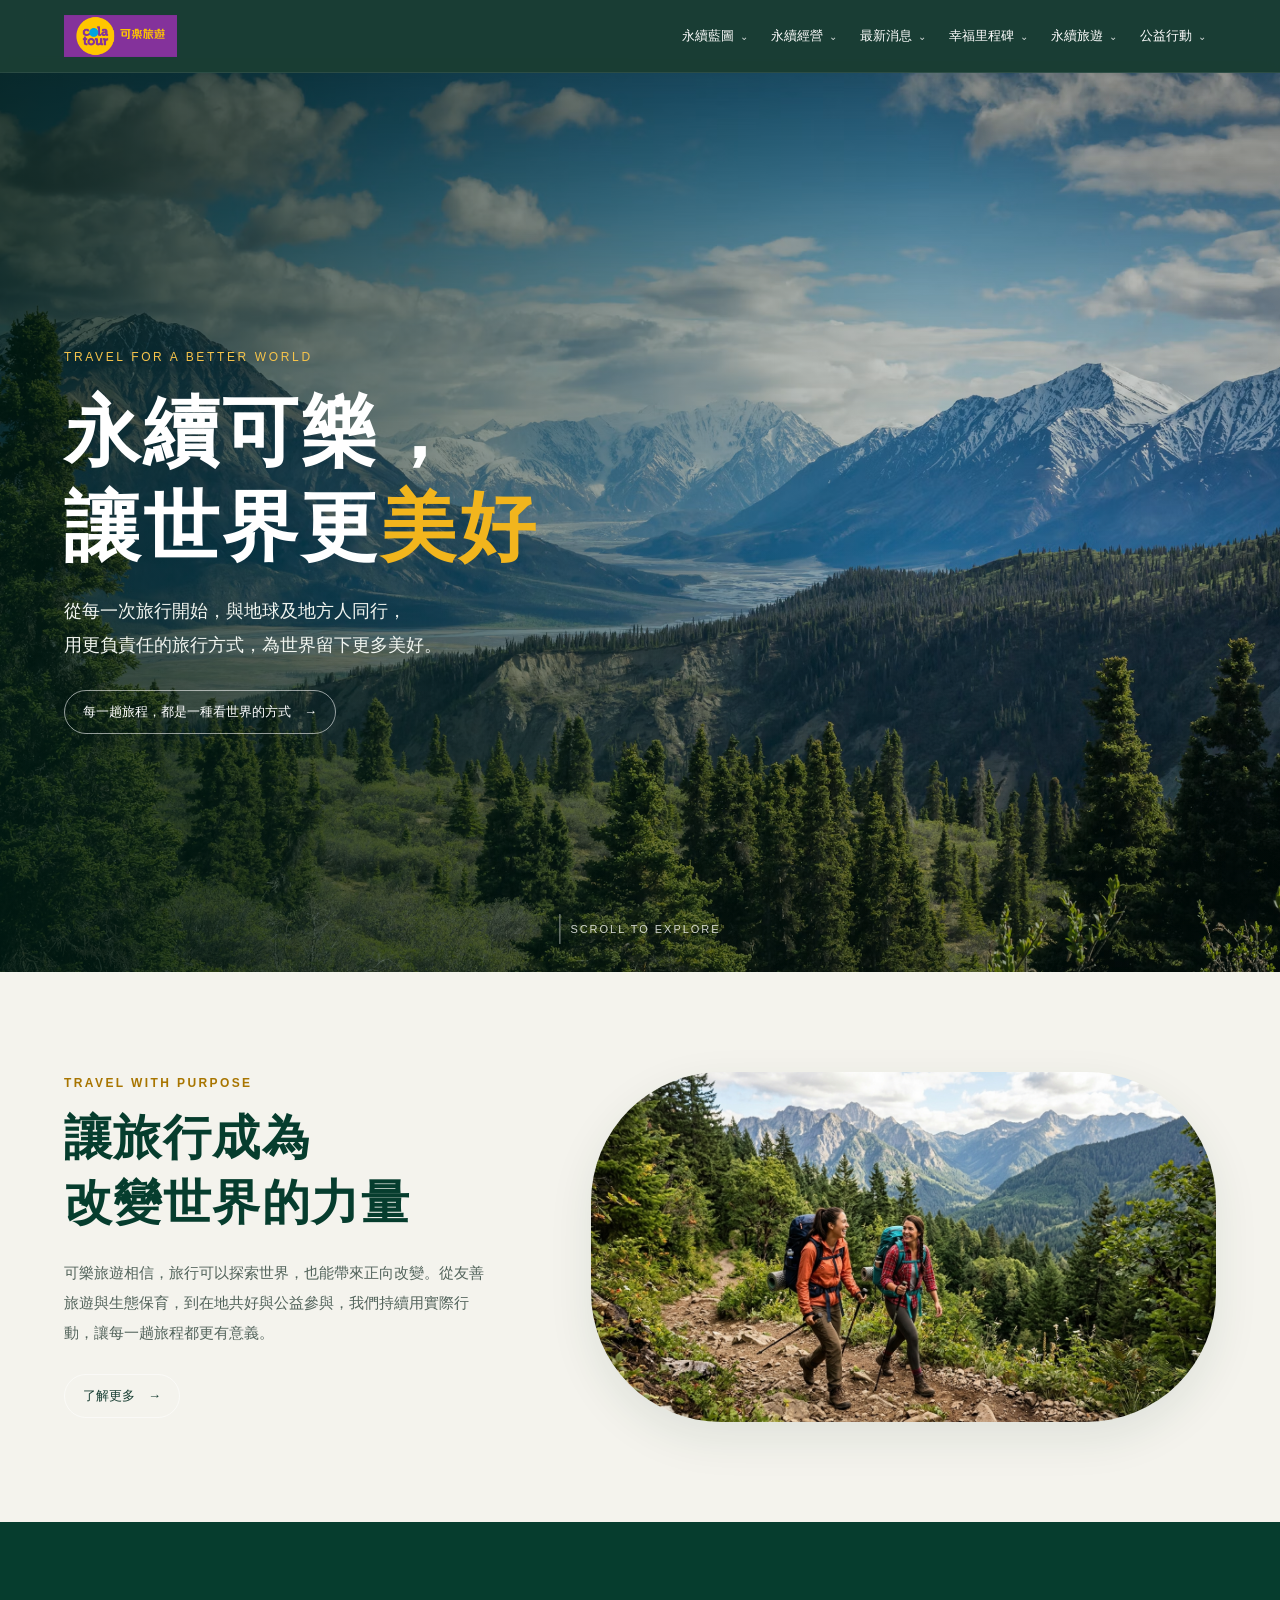
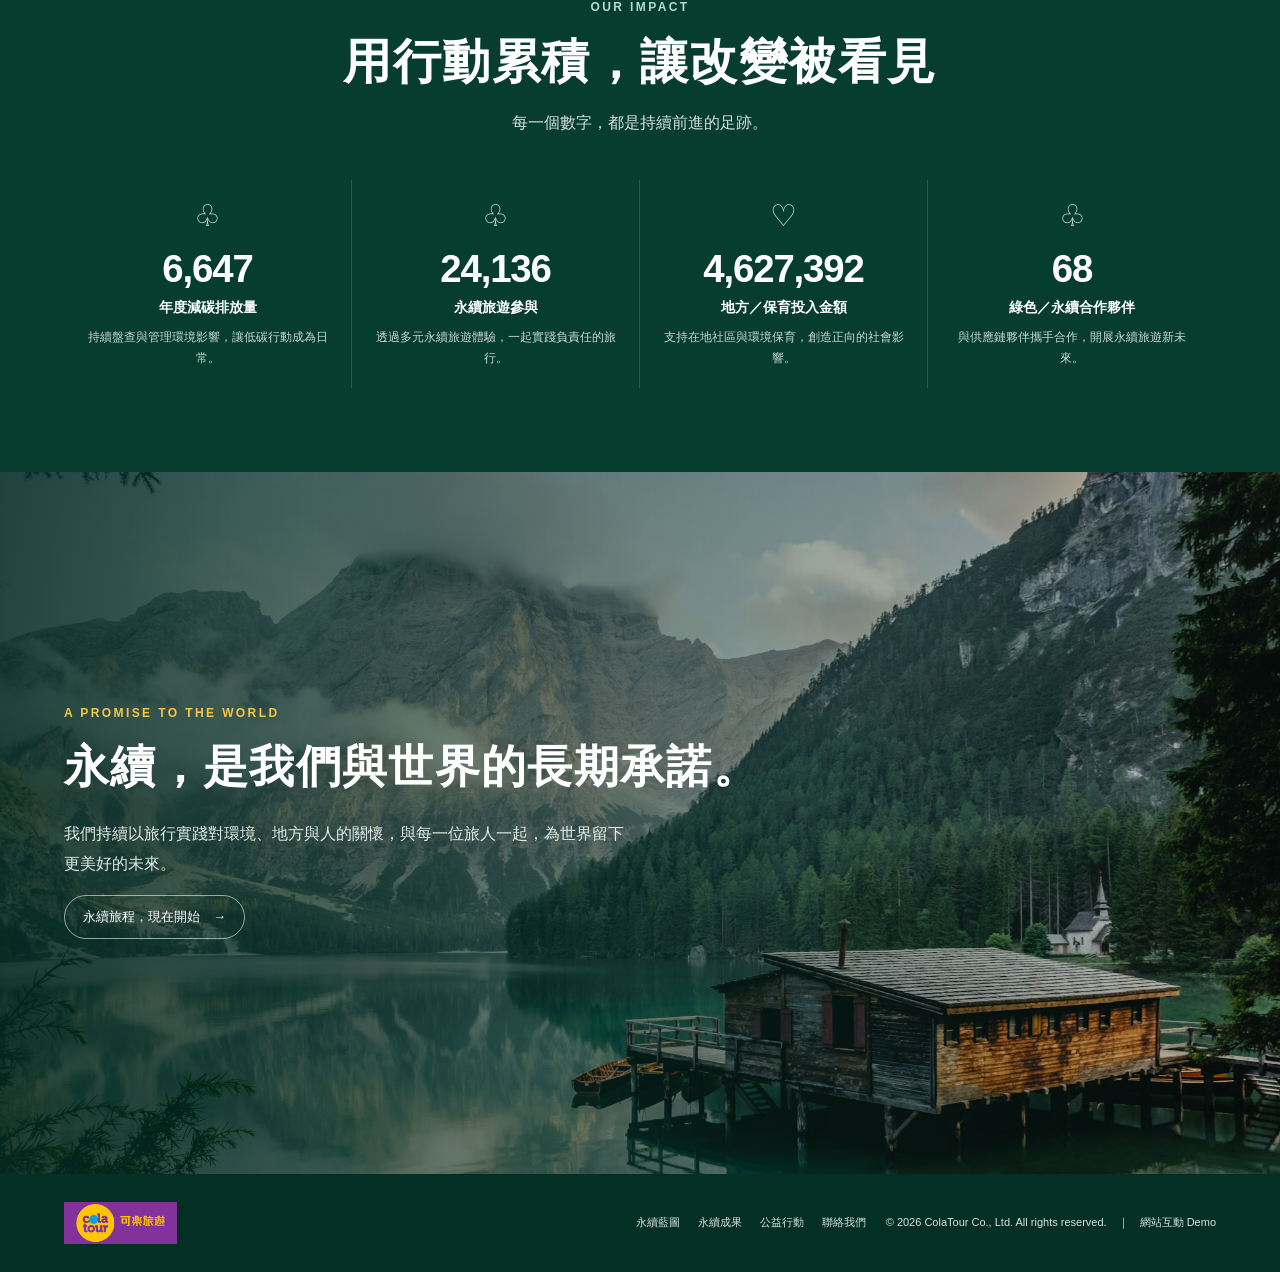
<file: index.html>
<!DOCTYPE html>
<html lang="zh-Hant">
<head>
<meta charset="UTF-8">
<meta name="viewport" content="width=device-width, initial-scale=1.0">
<meta name="description" content="可樂旅遊永續網站首頁互動展示 Demo">
<title>永續可樂，讓世界更美好｜可樂旅遊</title>
<style>
:root{--green:#063d2e;--green2:#0d5942;--cream:#f4f3ed;--gold:#f2b51d;--ink:#173d32;--white:#fff}
*{box-sizing:border-box}
html{scroll-behavior:smooth;scroll-padding-top:78px}
body{margin:0;font-family:"Noto Sans TC","Microsoft JhengHei",sans-serif;color:var(--ink);background:var(--cream)}
a{color:inherit;text-decoration:none}
button{font:inherit}
.site-header{position:fixed;inset:0 0 auto;z-index:1000;background:rgba(4,43,33,.91);backdrop-filter:blur(12px);color:white;border-bottom:1px solid rgba(255,255,255,.12)}
.nav-wrap{max-width:1440px;margin:auto;min-height:72px;padding:0 5%;display:flex;align-items:center;gap:26px}
.brand{display:flex;align-items:center;gap:9px;white-space:nowrap;font-weight:800;font-size:15px;margin-right:auto}
  .brand-logo {
  display: block;
  width: auto;
  height: 42px;
  max-width: 200px;
  object-fit: contain;
}
.brand-mark{display:grid;place-items:center;width:36px;height:36px;border-radius:50%;background:white;color:#d64b68;font-size:10px;font-weight:900;line-height:1.05;text-align:center}
.nav{display:flex;align-items:center;gap:3px}
.nav-item{position:relative}
.nav-link{display:flex;align-items:center;gap:6px;border:0;background:none;color:white;padding:25px 10px;font-size:13px;cursor:pointer;white-space:nowrap}
.nav-link:hover,.nav-link:focus-visible{color:var(--gold)}
.chevron{font-size:10px;opacity:.8}
.dropdown{display:none;position:absolute;top:100%;left:0;min-width:190px;padding:8px;background:#fff;color:var(--ink);border-radius:0 0 12px 12px;box-shadow:0 14px 30px #001b1640}
.nav-item:hover .dropdown,.nav-item:focus-within .dropdown,.nav-item.open .dropdown{display:block}
.dropdown a{display:block;padding:11px 12px;border-radius:7px;font-size:13px}
.dropdown a:hover{background:#edf4ef;color:#08724f}
.menu-toggle{display:none;background:none;color:#fff;border:1px solid #ffffff60;border-radius:8px;padding:7px 10px}
section{position:relative;overflow:hidden}
.hero{min-height:100svh;display:flex;align-items:center;color:#fff;background:#173d32}
.hero-bg{position:absolute;inset:0;background-position:center;background-size:cover;transform:scale(1.04);transition:transform 1.2s ease}
.hero::after{content:"";position:absolute;inset:0;background:linear-gradient(90deg,rgba(0,29,21,.76),rgba(0,32,25,.2) 72%),linear-gradient(0deg,rgba(0,20,15,.24),transparent 50%)}
.hero-content{position:relative;z-index:2;width:min(1180px,90%);margin:80px auto 40px}
.eyebrow{font-size:12px;letter-spacing:.22em;text-transform:uppercase;color:#f6c44b;margin-bottom:20px}
.hero h1{font-size:clamp(42px,6vw,76px);line-height:1.25;letter-spacing:.04em;margin:0 0 20px;font-weight:800}
.gold{color:var(--gold)}
.hero p{font-size:clamp(15px,1.5vw,18px);line-height:1.9;max-width:520px;margin:0 0 28px;color:#f1f5f0}
.pill-link{display:inline-flex;align-items:center;gap:12px;border:1px solid #ffffff90;border-radius:30px;padding:12px 18px;font-size:13px;transition:.25s}
.pill-link:hover{background:white;color:var(--green);transform:translateY(-2px)}
.scroll-hint{position:absolute;z-index:2;bottom:28px;left:50%;transform:translateX(-50%);font-size:11px;letter-spacing:.18em;color:#ffffffc9;display:flex;align-items:center;gap:10px}
.scroll-hint:before{content:"";width:1px;height:30px;background:#ffffff90}
.section-inner{width:min(1180px,90%);margin:auto}
.story{padding:100px 0;background:var(--cream)}
.story-grid{display:grid;grid-template-columns:.82fr 1.18fr;gap:8%;align-items:center}
.kicker{color:#a87500;font-size:12px;letter-spacing:.2em;font-weight:800;margin-bottom:16px}
h2{font-size:clamp(30px,4vw,48px);line-height:1.35;margin:0 0 22px;color:var(--green);letter-spacing:.03em}
.body-copy{font-size:15px;line-height:2;color:#53645c;margin:0 0 26px}
.photo-frame{position:relative;border-radius:130px 130px 130px 130px;overflow:hidden;min-height:350px;box-shadow:0 16px 45px #163d2d18}
.photo-frame img{position:absolute;width:100%;height:100%;inset:0;object-fit:cover;transition:transform 1.2s}
.photo-frame:hover img{transform:scale(1.05)}
.photo-tag{position:absolute;bottom:18px;left:20px;background:#073d2dcc;color:white;padding:10px 14px;border-radius:30px;font-size:12px;backdrop-filter:blur(8px)}
.stats{padding:78px 0 84px;background:var(--green);color:#fff}
.stats .kicker{color:#b6d9c8}
.stats h2{color:#fff;text-align:center;margin-bottom:14px}
.stats-intro{text-align:center;color:#d4e3dc;max-width:620px;margin:0 auto 42px;line-height:1.8}
.stat-grid{display:grid;grid-template-columns:repeat(4,1fr);gap:0}
.stat{padding:18px 22px;text-align:center;border-right:1px solid #ffffff25}
.stat:last-child{border-right:0}
.stat-icon{font-size:30px;margin-bottom:14px;color:#c1dfcf}
.stat-number{font-size:clamp(28px,3vw,42px);font-weight:700;letter-spacing:-.03em;margin-bottom:8px}
.stat-label{font-size:14px;font-weight:700;margin-bottom:10px}
.stat p{font-size:12px;line-height:1.8;color:#c7d9d0;margin:0}
.closing{min-height:78vh;display:flex;align-items:center;color:white;background:#173d32}
.closing-bg{position:absolute;inset:-5% 0;background-position:center;background-size:cover;will-change:transform;transform:scale(1.08)}
.closing::after{content:"";position:absolute;inset:0;background:linear-gradient(90deg,#032b22d9,#032b2260 65%,#032b2220)}
.closing-content{position:relative;z-index:2;width:min(1180px,90%);margin:80px auto}
.closing h2 {
  color: #fff;
  max-width: none;
  font-size: clamp(26px, 3.5vw, 48px);
  white-space: nowrap;
}
.closing p{max-width:570px;line-height:1.9;color:#e1ece6}
.footer{background:#032f24;color:#d8e5de;padding:28px 5%}
.footer-inner{max-width:1180px;margin:auto;display:flex;align-items:center;justify-content:space-between;gap:20px;font-size:11px}
.footer-links{display:flex;gap:18px;flex-wrap:wrap}
.footer a:hover{color:var(--gold)}
.reveal{opacity:0;transform:translateY(34px);transition:opacity .8s ease,transform .8s ease}
.reveal.visible{opacity:1;transform:translateY(0)}
.reveal-left{transform:translateX(-34px)}
.reveal-left.visible{transform:translateX(0)}
.reveal-right{transform:translateX(34px)}
.reveal-right.visible{transform:translateX(0)}
@media(prefers-reduced-motion:reduce){html{scroll-behavior:auto}*,*::before,*::after{transition:none!important;animation:none!important}.reveal{opacity:1;transform:none}}
@media(max-width:900px){
 .nav-wrap{min-height:66px;gap:12px}.menu-toggle{display:block}.nav{display:none;position:absolute;top:66px;left:0;right:0;background:#063d2e;padding:8px 5% 18px;max-height:75vh;overflow:auto;align-items:stretch;flex-direction:column}
 .nav.mobile-open{display:flex}.nav-item{width:100%}.nav-link{width:100%;justify-content:space-between;padding:14px 8px}.dropdown{position:static;box-shadow:none;border-radius:8px;margin:0 8px 8px;min-width:0}.nav-item:hover .dropdown{display:none}.nav-item.open .dropdown,.nav-item:focus-within .dropdown{display:block}
 .story-grid{grid-template-columns:1fr;gap:35px}.photo-frame{min-height:320px;border-radius:70px}.stat-grid{grid-template-columns:repeat(2,1fr);row-gap:25px}.stat:nth-child(2){border-right:0}.stat:nth-child(3){border-top:1px solid #ffffff25;padding-top:28px}.stat:nth-child(4){border-top:1px solid #ffffff25;padding-top:28px}
 .footer-inner{align-items:flex-start;flex-direction:column}
}
@media(max-width:520px){.hero{min-height:88svh}.hero h1{font-size:42px}.hero-content{margin-top:100px}.story{padding:72px 0}.photo-frame{min-height:260px}.stat{padding:14px 10px}.stat-number{font-size:28px}.stat-label{font-size:12px}.closing{min-height:70vh}}
@media (max-width: 768px) {
  .closing h2 {
    font-size: clamp(20px, 4.5vw, 32px);
    white-space: normal;
  }
}
</style>
<link rel="stylesheet" href="css/layout.css">
</head>
<body>
<div id="site-header"></div>
<main>
  <section class="hero" id="home">
    <div class="hero-bg" data-parallax style="background-image:url('image/main/01.avif')"></div>
    <div class="hero-content">
      <div class="eyebrow reveal">Travel for a better world</div>
      <h1 class="reveal">永續可樂，<br>讓世界更<span class="gold">美好</span></h1>
      <p class="reveal">從每一次旅行開始，與地球及地方人同行，<br>用更負責任的旅行方式，為世界留下更多美好。</p>
      <a class="pill-link reveal" href="#story">每一趟旅程，都是一種看世界的方式　→</a>
    </div>
    <div class="scroll-hint">SCROLL TO EXPLORE</div>
  </section>
  <section class="story" id="story">
    <div class="section-inner story-grid">
      <div class="reveal reveal-left">
        <div class="kicker">TRAVEL WITH PURPOSE</div>
        <h2>讓旅行成為<br>改變世界的力量</h2>
        <p class="body-copy">可樂旅遊相信，旅行可以探索世界，也能帶來正向改變。從友善旅遊與生態保育，到在地共好與公益參與，我們持續用實際行動，讓每一趟旅程都更有意義。</p>
        <a class="pill-link" href="#stats">了解更多　→</a>
      </div>
      <div class="photo-frame reveal reveal-right">
        <img src="image/main/02.jpg" alt="自然環境與野生動物" loading="lazy">
      </div>
    </div>
  </section>
  <section class="stats" id="stats">
    <div class="section-inner">
      <div class="kicker reveal" style="text-align:center">OUR IMPACT</div>
      <h2 class="reveal">用行動累積，讓改變被看見</h2>
      <p class="stats-intro reveal">每一個數字，都是持續前進的足跡。</p>
      <div class="stat-grid">
        <div class="stat reveal"><div class="stat-icon">♧</div><div class="stat-number" data-count="12580">0</div><div class="stat-label">年度減碳排放量</div><p>持續盤查與管理環境影響，讓低碳行動成為日常。</p></div>
        <div class="stat reveal"><div class="stat-icon">♧</div><div class="stat-number" data-count="45680">0</div><div class="stat-label">永續旅遊參與</div><p>透過多元永續旅遊體驗，一起實踐負責任的旅行。</p></div>
        <div class="stat reveal"><div class="stat-icon">♡</div><div class="stat-number" data-count="8760000">0</div><div class="stat-label">地方／保育投入金額</div><p>支持在地社區與環境保育，創造正向的社會影響。</p></div>
        <div class="stat reveal"><div class="stat-icon">♧</div><div class="stat-number" data-count="128">0</div><div class="stat-label">綠色／永續合作夥伴</div><p>與供應鏈夥伴攜手合作，開展永續旅遊新未來。</p></div>
      </div>
    </div>
  </section>
  <section class="closing" id="commitment">
    <div class="closing-bg" data-parallax style="background-image:url('image/main/03.avif')"></div>
    <div class="closing-content">
      <div class="kicker reveal" style="color:#f6c44b">A PROMISE TO THE WORLD</div>
      <h2 class="reveal">永續，是我們與世界的長期承諾。</h2>
      <p class="reveal">我們持續以旅行實踐對環境、地方與人的關懷，與每一位旅人一起，為世界留下更美好的未來。</p>
      <a class="pill-link reveal" href="#home">永續旅程，現在開始　→</a>
    </div>
  </section>
</main>
<div id="site-footer"></div>
<script>
// 區塊進入畫面時淡入，並依序啟動數字動畫
const revealObserver = new IntersectionObserver(entries => {
  entries.forEach(entry => {
    if (entry.isIntersecting) {
      entry.target.classList.add('visible');
      const number = entry.target.querySelector('[data-count]') || (entry.target.matches('[data-count]') ? entry.target : null);
      if (number && !number.dataset.done) animateNumber(number);
      entry.target.querySelectorAll('[data-count]').forEach(animateNumber);
      revealObserver.unobserve(entry.target);
    }
  });
}, {threshold: 0.18});
document.querySelectorAll('.reveal, .stat').forEach(el => revealObserver.observe(el));

function animateNumber(el) {
  if (el.dataset.done) return;
  el.dataset.done = 'true';
  const target = Number(el.dataset.count);
  const duration = 1500;
  const start = performance.now();
  function step(now) {
    const progress = Math.min((now - start) / duration, 1);
    const eased = 1 - Math.pow(1 - progress, 3);
    el.textContent = Math.round(target * eased).toLocaleString('zh-TW');
    if (progress < 1) requestAnimationFrame(step);
  }
  requestAnimationFrame(step);
}

// 背景隨頁面捲動產生輕微視差；減少動態效果設定會自動停用
const reduceMotion = window.matchMedia('(prefers-reduced-motion: reduce)').matches;
const parallaxLayers = document.querySelectorAll('[data-parallax]');
function updateParallax() {
  if (reduceMotion) return;
  parallaxLayers.forEach(layer => {
    const section = layer.closest('section');
    const rect = section.getBoundingClientRect();
    const progress = (window.innerHeight - rect.top) / (window.innerHeight + rect.height);
    const offset = (progress - .5) * 48;
    layer.style.transform = `scale(1.08) translateY(${offset}px)`;
  });
}
let ticking = false;
window.addEventListener('scroll', () => {
  if (!ticking) {
    window.requestAnimationFrame(() => { updateParallax(); ticking = false; });
    ticking = true;
  }
}, {passive:true});
updateParallax();
</script>
<script src="js/layout.js"></script>
</body>
</html>
</file>
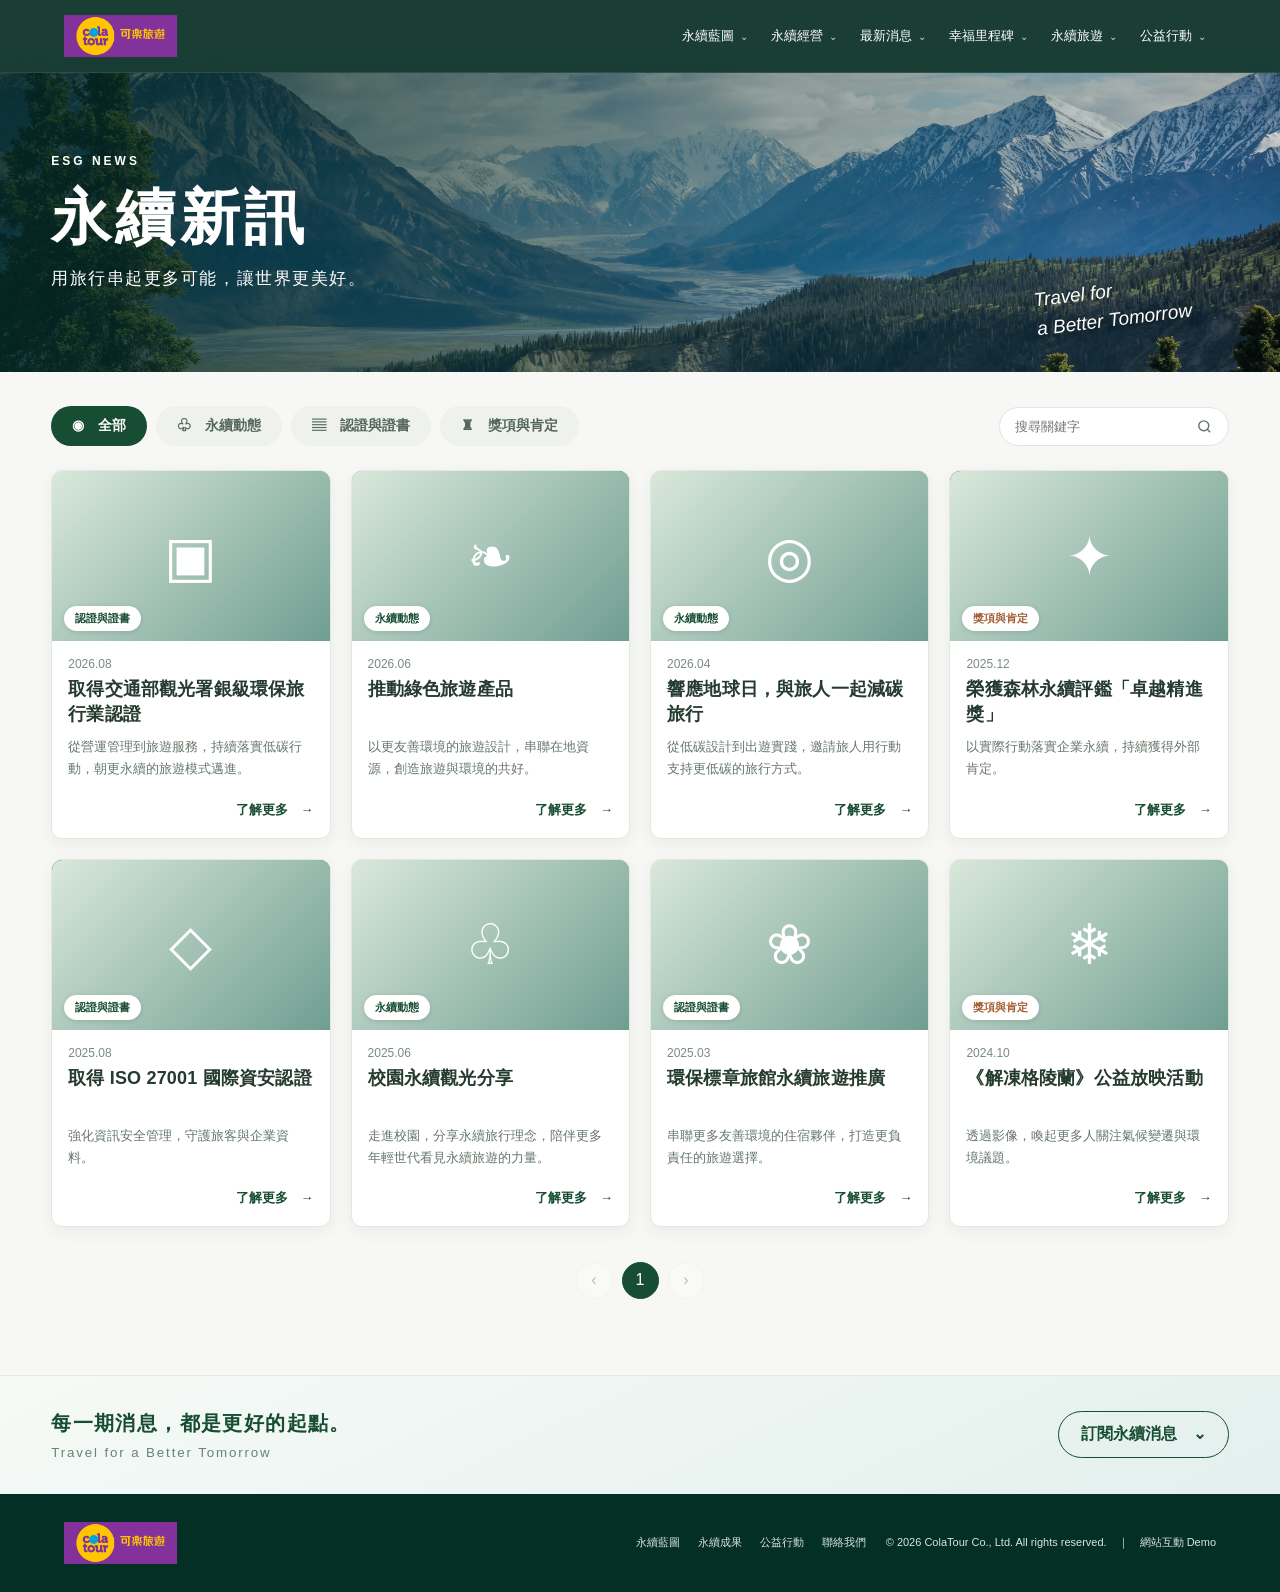
<file: news.html>
<!doctype html>
<html lang="zh-Hant">
<head>
<meta charset="utf-8">
<meta name="viewport" content="width=device-width, initial-scale=1">
<title>永續新訊｜可樂旅遊永續網站</title>
<meta name="description" content="可樂旅遊永續新訊展示頁，包含永續動態、認證與證書及獎項與肯定。">
<link rel="stylesheet" href="css/layout.css">
<style>
:root{--green:#174d32;--deep:#073428;--muted:#617268;--cream:#f7f8f5;--border:#e3e9e2}
*{box-sizing:border-box}
html{scroll-behavior:smooth}
body{margin:0;background:var(--cream);font-family:"Noto Sans TC","Microsoft JhengHei",sans-serif;color:#263b30}
button,input{font:inherit}
.news-hero{position:relative;min-height:300px;display:flex;align-items:center;background:linear-gradient(90deg,rgba(5,44,41,.82),rgba(7,61,62,.15)),url("image/main/01.avif") center 48%/cover;color:#fff}
.news-hero-inner{width:min(1200px,92%);margin:auto;position:relative;z-index:1}
.news-hero .eyebrow{font-size:12px;letter-spacing:.25em;font-weight:700}
.news-hero h1{font-size:clamp(36px,5vw,60px);margin:10px 0 8px;letter-spacing:.07em}
.news-hero p{margin:0;font-size:17px;letter-spacing:.09em}
.hero-quote{position:absolute;right:7%;bottom:38px;color:#fff;font-size:19px;font-style:italic;line-height:1.5;transform:rotate(-7deg);text-shadow:0 2px 8px #0008}
.news-main{width:min(1200px,92%);margin:0 auto;padding:34px 0 76px}
.toolbar{display:flex;justify-content:space-between;align-items:center;gap:16px;margin-bottom:24px}
.tabs{display:flex;flex-wrap:wrap;gap:9px}
.tab{border:1px solid transparent;background:#eef1ed;border-radius:25px;padding:10px 20px;color:#53675a;cursor:pointer;font-size:14px;font-weight:700;transition:.2s}
.tab:hover{background:#e0e9e0}
.tab.active{background:var(--green);color:#fff}
.search-box{display:flex;align-items:center;gap:8px;border:1px solid #e0e6df;border-radius:24px;background:#fff;padding:0 15px;min-width:230px}
.search-box input{border:0;outline:0;background:transparent;padding:11px 0;width:100%;font-size:13px}
.search-box svg{flex:none;color:#65746c}
.news-grid{display:grid;grid-template-columns:repeat(4,minmax(0,1fr));gap:20px}
.news-card{background:#fff;border:1px solid var(--border);border-radius:11px;overflow:hidden;box-shadow:0 5px 15px #173b2510;display:flex;flex-direction:column;min-width:0;transition:transform .2s,box-shadow .2s}
.news-card:hover{transform:translateY(-4px);box-shadow:0 12px 28px #173b2520}
.news-photo{height:170px;position:relative;background:#b4cbb7;overflow:hidden}
.news-photo img{width:100%;height:100%;object-fit:cover;display:block}
.news-photo .fallback{position:absolute;inset:0;display:grid;place-items:center;font-size:56px;background:linear-gradient(135deg,#d9e8db,#6f9e91);color:#fff}
.news-photo img:not([hidden])+.fallback{display:none}
.tag{position:absolute;bottom:10px;left:12px;border-radius:18px;background:#fff;color:var(--green);font-size:11px;font-weight:800;padding:5px 11px;box-shadow:0 1px 5px #0002}
.tag.award{color:#a15d31}
.card-content{padding:16px 16px 15px;display:flex;flex-direction:column;flex:1}
.date{font-size:12px;color:#7a8a7f;margin-bottom:6px}
.news-card h2{font-size:18px;line-height:1.4;letter-spacing:.01em;margin:0 0 9px;min-height:50px}
.summary{font-size:13px;line-height:1.7;color:#66776b;margin:0 0 16px;flex:1}
.read-more{align-self:flex-end;border:0;background:none;color:var(--green);font-weight:800;font-size:13px;cursor:pointer;padding:4px 0}
.read-more:hover{text-decoration:underline}
.pagination{display:flex;justify-content:center;align-items:center;gap:9px;margin-top:35px}
.page-btn{border:1px solid #e1e8e1;background:#fff;border-radius:50%;width:37px;height:37px;cursor:pointer;color:#3d5544}
.page-btn.active{background:var(--green);color:#fff;border-color:var(--green)}
.page-btn:disabled{opacity:.35;cursor:default}
.empty{grid-column:1/-1;text-align:center;padding:75px 20px;color:#6c7e71;background:#fff;border-radius:12px}
.subscribe{background:linear-gradient(155deg,#f6faf7,#e3f0ed);border-top:1px solid #e2ebe5;padding:34px 4%}
.subscribe-inner{width:min(1200px,100%);margin:auto;display:flex;justify-content:space-between;align-items:center;gap:20px}
.subscribe strong{display:block;color:var(--green);font-size:20px;letter-spacing:.07em}
.subscribe small{display:block;margin-top:8px;letter-spacing:.14em;color:#668477}
.subscribe button{border:1px solid var(--green);color:var(--green);background:transparent;padding:12px 22px;border-radius:30px;font-weight:700;cursor:pointer}
.subscribe button:hover{background:var(--green);color:#fff}
.dialog{border:0;border-radius:16px;width:min(680px,92vw);max-height:88vh;padding:0;box-shadow:0 25px 80px #0005}
.dialog::backdrop{background:#061d16a8}
.dialog-inner{padding:32px}
.dialog-close{float:right;border:0;border-radius:50%;background:#edf2ed;width:36px;height:36px;font-size:23px;cursor:pointer}
.dialog h2{font-size:28px;line-height:1.4;margin:14px 0}
.dialog p{line-height:1.9;color:#586c5d}
.demo-note{margin-top:20px;padding:12px 15px;border-radius:8px;background:#f2f5f0;font-size:12px;color:#657469}
@media(max-width:1000px){.news-grid{grid-template-columns:repeat(3,minmax(0,1fr))}}
@media(max-width:750px){.news-grid{grid-template-columns:repeat(2,minmax(0,1fr));gap:13px}.toolbar{align-items:stretch;flex-direction:column}.search-box{width:100%}.news-hero{min-height:240px}.hero-quote{display:none}.news-photo{height:145px}}
@media(max-width:470px){.news-grid{grid-template-columns:1fr}.news-photo{height:200px}.subscribe-inner{flex-direction:column;align-items:flex-start}.tab{padding:9px 13px;font-size:12px}.news-card h2{min-height:0}}
</style>
</head>
<body>
<div id="site-header"></div>
<section class="news-hero" aria-labelledby="news-title"><div class="news-hero-inner"><div class="eyebrow">ESG NEWS</div><h1 id="news-title">永續新訊</h1><p>用旅行串起更多可能，讓世界更美好。</p></div><div class="hero-quote">Travel for<br>a Better Tomorrow</div></section>
<main class="news-main">
<div class="toolbar"><div class="tabs" id="tabs" aria-label="新聞分類"></div><label class="search-box"><input id="search" type="search" placeholder="搜尋關鍵字" aria-label="搜尋新聞"><svg width="17" height="17" viewBox="0 0 24 24" fill="none" stroke="currentColor" stroke-width="2"><circle cx="11" cy="11" r="7"></circle><path d="m20 20-4-4"></path></svg></label></div>
<section class="news-grid" id="news-grid" aria-label="新聞列表"></section>
<nav class="pagination" id="pagination" aria-label="新聞分頁"></nav>
</main>
<section class="subscribe"><div class="subscribe-inner"><div><strong>每一期消息，都是更好的起點。</strong><small>Travel for a Better Tomorrow</small></div><button id="subscribe-btn" type="button">訂閱永續消息　⌄</button></div></section>
<div id="site-footer"></div>
<dialog class="dialog" id="detail"><div class="dialog-inner"><button class="dialog-close" id="close" aria-label="關閉">×</button><div id="detail-date" class="date"></div><h2 id="detail-title"></h2><p id="detail-text"></p><div class="demo-note">此頁為版型展示，新聞標題、日期及內容均為示範資料，尚未經可樂旅遊確認或正式發布。</div></div></dialog>
<script>
/* 示範新聞：參考設計圖建立，非真實發布資訊。圖片先以視覺示意呈現。 */
const news=[
 {date:"2026.08",cat:"認證與證書",title:"取得交通部觀光署銀級環保旅行業認證",summary:"從營運管理到旅遊服務，持續落實低碳行動，朝更永續的旅遊模式邁進。",photo:"certificate",symbol:"▣"},
 {date:"2026.06",cat:"永續動態",title:"推動綠色旅遊產品",summary:"以更友善環境的旅遊設計，串聯在地資源，創造旅遊與環境的共好。",photo:"coast",symbol:"❧"},
 {date:"2026.04",cat:"永續動態",title:"響應地球日，與旅人一起減碳旅行",summary:"從低碳設計到出遊實踐，邀請旅人用行動支持更低碳的旅行方式。",photo:"earth",symbol:"◎"},
 {date:"2025.12",cat:"獎項與肯定",title:"榮獲森林永續評鑑「卓越精進獎」",summary:"以實際行動落實企業永續，持續獲得外部肯定。",photo:"award",symbol:"✦"},
 {date:"2025.08",cat:"認證與證書",title:"取得 ISO 27001 國際資安認證",summary:"強化資訊安全管理，守護旅客與企業資料。",photo:"security",symbol:"◇"},
 {date:"2025.06",cat:"永續動態",title:"校園永續觀光分享",summary:"走進校園，分享永續旅行理念，陪伴更多年輕世代看見永續旅遊的力量。",photo:"campus",symbol:"♧"},
 {date:"2025.03",cat:"認證與證書",title:"環保標章旅館永續旅遊推廣",summary:"串聯更多友善環境的住宿夥伴，打造更負責任的旅遊選擇。",photo:"hotel",symbol:"❀"},
 {date:"2024.10",cat:"獎項與肯定",title:"《解凍格陵蘭》公益放映活動",summary:"透過影像，喚起更多人關注氣候變遷與環境議題。",photo:"glacier",symbol:"❄"}
];
const photoStyles={
 certificate:"linear-gradient(140deg,#e8eee4,#71957d)",coast:"linear-gradient(150deg,#6eafc1,#145f71 55%,#5d9a74)",earth:"linear-gradient(140deg,#c9d6aa,#3e8c73)",award:"linear-gradient(140deg,#234f30,#a4a46b)",security:"linear-gradient(140deg,#0d364d,#3188a1)",campus:"linear-gradient(140deg,#b5d8a7,#398768)",hotel:"linear-gradient(140deg,#d6e6c4,#789e78)",glacier:"linear-gradient(140deg,#d5e9ee,#638ea7)"
};
let selected="全部",page=1;
const perPage=8;
const cats=["全部","永續動態","認證與證書","獎項與肯定"];
const tabs=document.getElementById("tabs"),grid=document.getElementById("news-grid"),pager=document.getElementById("pagination"),search=document.getElementById("search");
const escapeHTML=s=>String(s).replace(/[&<>"']/g,c=>({"&":"&amp;","<":"&lt;",">":"&gt;",'"':"&quot;","'":"&#39;"}[c]));
function render(){
 tabs.innerHTML=cats.map(c=>`<button type="button" class="tab ${selected===c?"active":""}" data-cat="${c}" aria-pressed="${selected===c}">${c==="全部"?"◉　":c==="永續動態"?"♧　":c==="認證與證書"?"▤　":"♜　"}${c}</button>`).join("");
 const q=search.value.trim().toLocaleLowerCase();
 const items=news.map((n,i)=>({...n,index:i})).filter(n=>(selected==="全部"||n.cat===selected)&&(!q||`${n.title} ${n.summary} ${n.date} ${n.cat}`.toLocaleLowerCase().includes(q)));
 const total=Math.max(1,Math.ceil(items.length/perPage));page=Math.min(page,total);
 grid.innerHTML=items.length?items.slice((page-1)*perPage,page*perPage).map(n=>`<article class="news-card"><div class="news-photo" style="background:${photoStyles[n.photo]}"><div class="fallback" aria-hidden="true">${n.symbol}</div><span class="tag ${n.cat==="獎項與肯定"?"award":""}">${n.cat}</span></div><div class="card-content"><time class="date">${n.date}</time><h2>${escapeHTML(n.title)}</h2><p class="summary">${escapeHTML(n.summary)}</p><button class="read-more" data-index="${n.index}" type="button" aria-label="閱讀${escapeHTML(n.title)}">了解更多　→</button></div></article>`).join(""):'<div class="empty">目前沒有符合條件的示範新聞，請嘗試其他關鍵字。</div>';
 pager.innerHTML=`<button class="page-btn" data-page="${page-1}" ${page===1?"disabled":""} aria-label="上一頁">‹</button>`+Array.from({length:total},(_,i)=>`<button class="page-btn ${i+1===page?"active":""}" data-page="${i+1}" aria-label="第${i+1}頁" ${i+1===page?'aria-current="page"':""}>${i+1}</button>`).join("")+`<button class="page-btn" data-page="${page+1}" ${page===total?"disabled":""} aria-label="下一頁">›</button>`;
}
tabs.addEventListener("click",e=>{const b=e.target.closest("[data-cat]");if(!b)return;selected=b.dataset.cat;page=1;render()});
search.addEventListener("input",()=>{page=1;render()});
pager.addEventListener("click",e=>{const b=e.target.closest("[data-page]");if(!b||b.disabled)return;page=Number(b.dataset.page);render();document.querySelector(".news-main").scrollIntoView({behavior:"smooth"})});
const dialog=document.getElementById("detail");
grid.addEventListener("click",e=>{const b=e.target.closest("[data-index]");if(!b)return;const n=news[Number(b.dataset.index)];document.getElementById("detail-date").textContent=n.date+"｜"+n.cat;document.getElementById("detail-title").textContent=n.title;document.getElementById("detail-text").textContent=n.summary;dialog.showModal()});
document.getElementById("close").onclick=()=>dialog.close();
dialog.addEventListener("click",e=>{if(e.target===dialog)dialog.close()});
document.getElementById("subscribe-btn").addEventListener("click",()=>alert("此為展示版介面，訂閱功能尚未啟用。"));
render();
</script>
<script src="js/layout.js"></script>
</body>
</html>
</file>
<file: css/layout.css>
/* 共用頁首、頁尾：修改這個檔案即可同步所有頁面 */
.site-header{position:fixed;inset:0 0 auto;z-index:1000;background:rgba(4,43,33,.91);backdrop-filter:blur(12px);color:white;border-bottom:1px solid rgba(255,255,255,.12)}
.site-header .nav-wrap{max-width:1440px;margin:auto;min-height:72px;padding:0 5%;display:flex;align-items:center;gap:26px}
.site-header .brand,.site-footer .brand{display:flex;align-items:center;gap:9px;white-space:nowrap;font-weight:800;font-size:15px;margin-right:auto}
.site-header .brand-logo,.site-footer .brand-logo{display:block;width:auto;height:42px;max-width:200px;object-fit:contain}
.site-header .nav{display:flex;align-items:center;gap:3px;height:auto;background:transparent;box-shadow:none;padding:0;flex-wrap:nowrap}
.site-header .nav-item{position:relative}
.site-header .nav-link{display:flex;align-items:center;gap:6px;border:0;background:none;color:white;padding:25px 10px;font-size:13px;cursor:pointer;white-space:nowrap;text-decoration:none}
.site-header .nav-link:hover,.site-header .nav-link:focus-visible,.site-header .nav-link[aria-current="page"]{color:#f2b51d}
.site-header .chevron{font-size:10px;opacity:.8}
.site-header .dropdown{display:none;position:absolute;top:100%;left:0;min-width:190px;padding:8px;background:#fff;color:#173d32;border-radius:0 0 12px 12px;box-shadow:0 14px 30px #001b1640}
.site-header .nav-item:hover .dropdown,.site-header .nav-item:focus-within .dropdown,.site-header .nav-item.open .dropdown{display:block}
.site-header .dropdown a{display:block;padding:11px 12px;border-radius:7px;font-size:13px;color:#173d32;text-decoration:none}
.site-header .dropdown a:hover{background:#edf4ef;color:#08724f}
.site-header .menu-toggle{display:none;background:none;color:#fff;border:1px solid #ffffff60;border-radius:8px;padding:7px 10px}
.site-footer{background:#032f24;color:#d8e5de;padding:28px 5%;font-size:12px}
.site-footer .footer-inner{max-width:1180px;margin:auto;display:flex;align-items:center;justify-content:space-between;gap:20px;font-size:11px}
.site-footer .footer-links{display:flex;gap:18px;flex-wrap:wrap}
.site-footer a{color:inherit;text-decoration:none}.site-footer a:hover{color:#f2b51d}
body{padding-top:72px}
@media(max-width:900px){
 body{padding-top:66px}
 .site-header .nav-wrap{min-height:66px;gap:12px}
 .site-header .menu-toggle{display:block}
 .site-header .nav{display:none;position:absolute;top:66px;left:0;right:0;background:#063d2e;padding:8px 5% 18px;max-height:75vh;overflow:auto;align-items:stretch;flex-direction:column}
 .site-header .nav.mobile-open{display:flex}
 .site-header .nav-item{width:100%}
 .site-header .nav-link{width:100%;justify-content:space-between;padding:14px 8px}
 .site-header .dropdown{position:static;box-shadow:none;border-radius:8px;margin:0 8px 8px;min-width:0}
 .site-header .nav-item:hover .dropdown{display:none}
 .site-header .nav-item.open .dropdown,.site-header .nav-item:focus-within .dropdown{display:block}
 .site-footer .footer-inner{align-items:flex-start;flex-direction:column}
}

/* 避免里程碑舊版導覽列樣式影響共用 Header */
.site-header .nav {
  height: auto;
  min-height: 0;
  background: transparent;
  box-shadow: none;
  padding: 0;
  justify-content: flex-end;
  gap: 3px;
}

.site-header .nav-link {
  color: #ffffff;
  border-bottom: none;
}

.site-header .nav-link:hover {
  color: #f2b51d;
}

@media (max-width: 900px) {
  .site-header .nav {
    position: absolute;
    top: 66px;
    left: 0;
    right: 0;
    display: none;
    flex-direction: column;
    align-items: stretch;
    background: #063d2e;
    padding: 8px 5% 18px;
    max-height: 75vh;
    overflow-y: auto;
  }

  .site-header .nav.mobile-open {
    display: flex;
  }
}
/* 手機版選單排列修正 */
@media (max-width: 900px) {
  .site-header .nav.mobile-open {
    justify-content: flex-start;
  }
}
</file>
